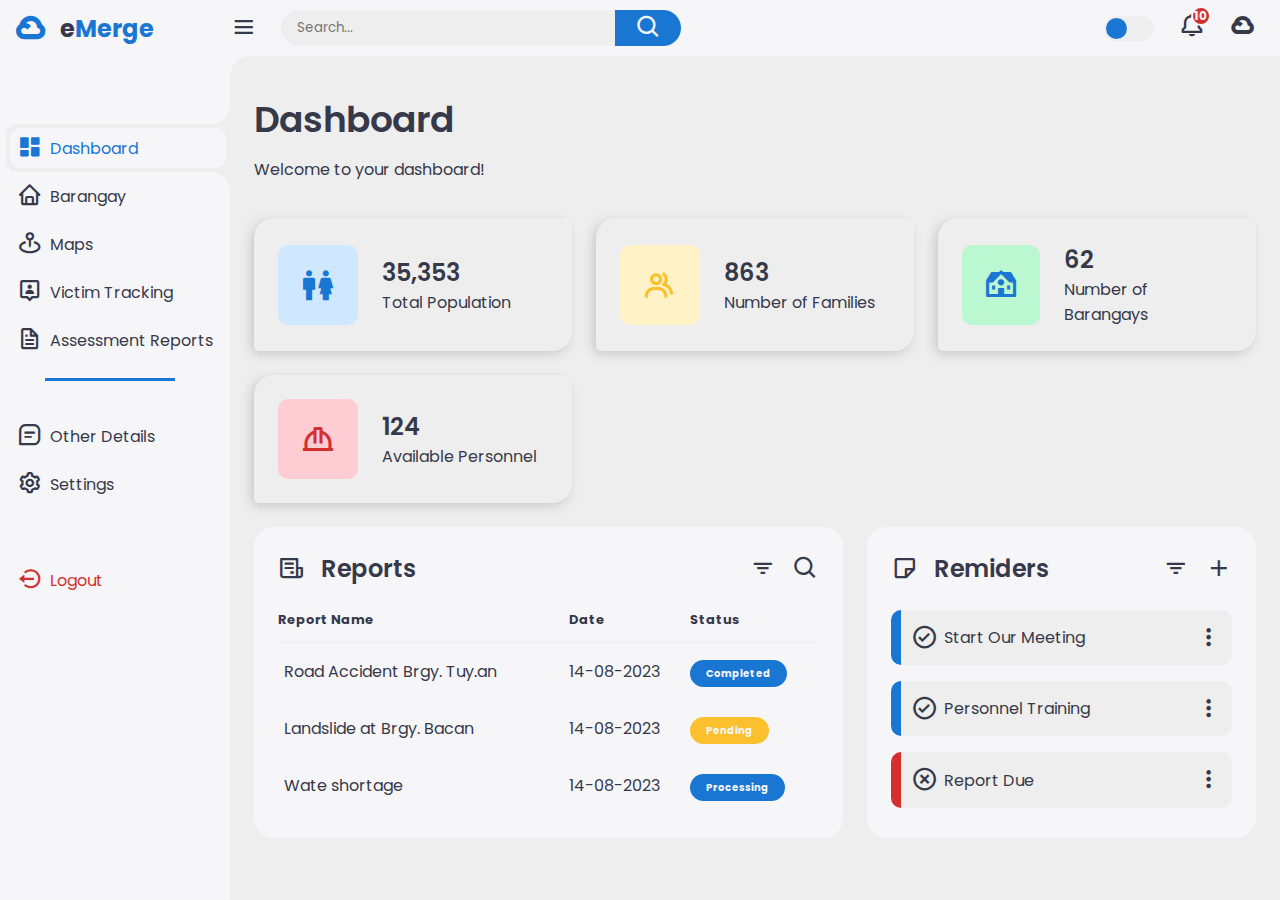
<file: index.html>
<!DOCTYPE html>
<html lang="en">
<head>
    <meta charset="UTF-8">
    <meta name="viewport" content="width=device-width, initial-scale=1.0">
    <link href='https://unpkg.com/boxicons@2.1.4/css/boxicons.min.css' rel='stylesheet'>
    <link rel="icon" type="media-type" href="img/logo.png">
    <link rel="stylesheet" href="css/style.css">
    <title>eMerge Dashboard</title>

</head>
<body>

        <!-- Sidebar -->
        <div class="sidebar">
            <a href="#" class="logo">
                <i class='bx bxl-google-cloud'></i>
                <div class="logo-name"><span>e</span>Merge</div>
            </a>
            <ul class="side-menu">
                <li class="active"><a href="index.html"><i class='bx bxs-dashboard'></i>Dashboard</a></li>
                <li><a href="barangay.html"><i class='bx bx-home'></i>Barangay</a></li>
                <li><a href="#"><i class='bx bx-map-pin'></i>Maps</a></li>
                <li><a href="#"><i class='bx bx-user-pin'></i>Victim Tracking</a></li>
                <li><a href="#"><i class='bx bx-file'></i>Assessment Reports</a></li>
                
                <li class="separator"></li> <!--This will create the line-->
                
                <li><a href="#"><i class='bx bx-message-square-detail' ></i>Other Details</a></li>
                <li><a href="#"><i class='bx bx-cog'></i>Settings</a></li>

            </ul>
            <ul class="side-menu">
                <li>
                    <a href="#" class="logout">
                        <i class='bx bx-log-out-circle'></i>
                        Logout
                    </a>
                </li>
            </ul>
        </div>
        <!-- End of Sidebar -->

        <div class="content">
            <!-- Navbar -->
            <nav>
                <i class='bx bx-menu'></i>
                <form action="#">
                    <div class="form-input">
                        <input type="search" placeholder="Search...">
                        <button class="search-btn" type="submit"><i class='bx bx-search'></i></button>
                    </div>
                </form>
                <input type="checkbox" id="theme-toggle" hidden>
                <label for="theme-toggle" class="theme-toggle"></label>
                <a href="#" class="notif">
                    <i class='bx bx-bell'></i>
                    <span class="count">10</span>
                </a>
                <a href="#" class="profile">
                    <i class='bx bxl-google-cloud'></i>
                </a>
            </nav>
    
            <!-- End of Navbar -->
    
            <main>
                <div class="header">
                    <div class="left">
                        <h1>Dashboard</h1>
                        <ul class="breadcrumb">
                            <li>Welcome to your dashboard!</li>
                        </ul>
                    </div>
    
                </div>
    
                <!-- Insights -->
                <ul class="insights">
                    <li>
                        <i class='bx bx-male-female'></i>
                        <span class="info">
                            <h3>
                                35,353
                            </h3>
                            <p>Total Population</p>
                        </span>
                    </li>
                    <li>
                    <i class='bx bx-group'></i>
                        <span class="info">
                            <h3>
                                863
                            </h3>
                            <p>Number of Families</p>
                        </span>
                    </li>
                    <li>
                    <i class='bx bxs-institution' ></i>
                        <span class="info">
                            <h3>
                                62
                            </h3>
                            <p>Number of Barangays</p>
                        </span>
                    </li>
                    <li>
                        <i class='bx bx-hard-hat' ></i>
                        <span class="info">
                            <h3>
                                124
                            </h3>
                            <p>Available Personnel</p>
                        </span>
                    </li>
                </ul>
                <!-- End of Insights -->
    
                <div class="bottom-data">
                    <div class="orders">
                        <div class="header">
                            <i class='bx bx-receipt'></i>
                            <h3>Reports</h3>
                            <i class='bx bx-filter'></i>
                            <i class='bx bx-search'></i>
                        </div>
                        <table>
                            <thead>
                                <tr>
                                    <th>Report Name</th>
                                    <th>Date</th>
                                    <th>Status</th>
                                </tr>
                            </thead>
                            <tbody>
                                <tr>
                                    <td>
                                        <p>Road Accident Brgy. Tuy.an</p>
                                    </td>
                                    <td>14-08-2023</td>
                                    <td><span class="status completed">Completed</span></td>
                                </tr>
                                <tr>
                                    <td>
                                        <p>Landslide at Brgy. Bacan</p>
                                    </td>
                                    <td>14-08-2023</td>
                                    <td><span class="status pending">Pending</span></td>
                                </tr>
                                <tr>
                                    <td>
                                        <p>Wate shortage</p>
                                    </td>
                                    <td>14-08-2023</td>
                                    <td><span class="status process">Processing</span></td>
                                </tr>
                            </tbody>
                        </table>
                    </div>
    
                    <!-- Reminders -->
                    <div class="reminders">
                        <div class="header">
                            <i class='bx bx-note'></i>
                            <h3>Remiders</h3>
                            <i class='bx bx-filter'></i>
                            <i class='bx bx-plus'></i>
                        </div>
                        <ul class="task-list">
                            <li class="completed">
                                <div class="task-title">
                                    <i class='bx bx-check-circle'></i>
                                    <p>Start Our Meeting</p>
                                </div>
                                <i class='bx bx-dots-vertical-rounded'></i>
                            </li>
                            <li class="completed">
                                <div class="task-title">
                                    <i class='bx bx-check-circle'></i>
                                    <p>Personnel Training</p>
                                </div>
                                <i class='bx bx-dots-vertical-rounded'></i>
                            </li>
                            <li class="not-completed">
                                <div class="task-title">
                                    <i class='bx bx-x-circle'></i>
                                    <p>Report Due</p>
                                </div>
                                <i class='bx bx-dots-vertical-rounded'></i>
                            </li>
                        </ul>
                    </div>
    
                    <!-- End of Reminders-->
    
                </div>
            </main>
        </div>
        <script src="js/index.js"></script>
    
</body>
</html>
</file>
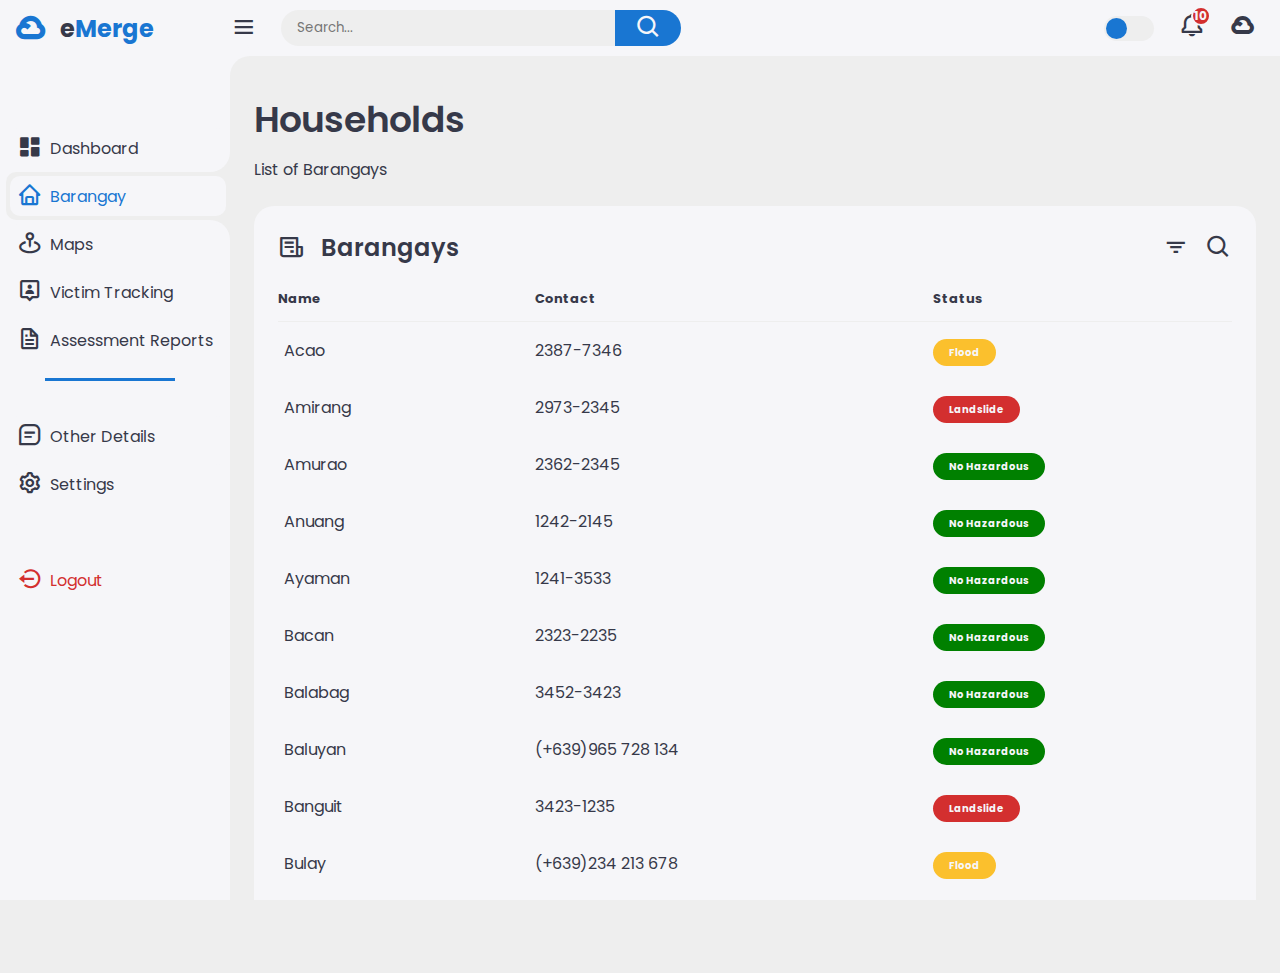
<file: barangay.html>
<!DOCTYPE html>
<html lang="en">
<head>
    <meta charset="UTF-8">
    <meta name="viewport" content="width=device-width, initial-scale=1.0">
    <link href='https://unpkg.com/boxicons@2.1.4/css/boxicons.min.css' rel='stylesheet'>
    <link rel="icon" type="media-type" href="img/logo.png">
    <link rel="stylesheet" href="css/h_style.css">
    <title>eMerge Barangay</title>
</head>
<body>

    <!-- Sidebar -->
    <div class="sidebar">
        <a href="#" class="logo">
            <i class='bx bxl-google-cloud'></i>
            <div class="logo-name"><span>e</span>Merge</div>
        </a>
        <ul class="side-menu">
            <li><a href="index.html"><i class='bx bxs-dashboard'></i>Dashboard</a></li>
            <li class="active"><a href="barangay.html"><i class='bx bx-home'></i>Barangay</a></li>
            <li><a href="#"><i class='bx bx-map-pin'></i>Maps</a></li>
            <li><a href="#"><i class='bx bx-user-pin'></i>Victim Tracking</a></li>
            <li><a href="#"><i class='bx bx-file'></i>Assessment Reports</a></li>
            
            <li class="separator"></li> <!-- This will create the line -->
            
            <li><a href="#"><i class='bx bx-message-square-detail' ></i>Other Details</a></li>
            <li><a href="#"><i class='bx bx-cog'></i>Settings</a></li>

        </ul>
        <ul class="side-menu">
            <li>
                <a href="#" class="logout">
                    <i class='bx bx-log-out-circle'></i>
                    Logout
                </a>
            </li>
        </ul>
    </div>
    <!-- End of Sidebar -->

    <div class="content">
        <!-- Navbar -->
        <nav>
            <i class='bx bx-menu'></i>
            <form action="#">
                <div class="form-input">
                    <input type="search" placeholder="Search...">
                    <button class="search-btn" type="submit"><i class='bx bx-search'></i></button>
                </div>
            </form>
            <input type="checkbox" id="theme-toggle" hidden>
            <label for="theme-toggle" class="theme-toggle"></label>
            <a href="#" class="notif">
                <i class='bx bx-bell'></i>
                <span class="count">10</span>
            </a>
            <a href="#" class="profile">
                <i class='bx bxl-google-cloud'></i>
            </a>
        </nav>

        <!-- End of Navbar -->

        <main>
            <div class="header">
                <div class="left">
                    <h1>Households</h1>
                    <ul class="breadcrumb">
                        <li>List of Barangays</li>
                    </ul>
                </div>

            </div>

            <div class="household-data">
                <div class="orders">
                    <div class="header">
                        <i class='bx bx-receipt'></i>
                        <h3>Barangays</h3>
                        <i class='bx bx-filter'></i>
                        <i class='bx bx-search'></i>
                    </div>
                    <table>
                        <thead>
                            <tr>
                                <th>Name</th>
                                <th>Contact</th>
                                <th>Status</th>
                            </tr>
                        </thead>
                        <tbody>
                            <tr onclick="window.location.href = '#';">
                                <td>
                                   <p>Acao</p>
                                </td>
                                <td>2387-7346</td>
                                <td><span class="status completed">Flood</span></td>
                                </a>
                            </tr>
                            <tr onclick="window.location.href = '#';">
                                <td>
                                    <p>Amirang</p>
                                </td>
                                <td>2973-2345</td>
                                <td><span class="status pending">Landslide</span></td>
                            </tr>
                            <tr onclick="window.location.href = '#';">
                                <td>
                                    <p>Amurao</p>
                                </td>
                                <td>2362-2345</td>
                                <td><span class="status process">No Hazardous</span></td>
                            </tr>
                            <tr onclick="window.location.href = '#';">
                                <td>
                                    <p>Anuang</p>
                                </td>
                                <td>1242-2145</td>
                                <td><span class="status process">No Hazardous</span></td>
                            </tr>
                            <tr onclick="window.location.href = '#';">
                                <td>
                                    <p>Ayaman</p>
                                </td>
                                <td>1241-3533</td>
                                <td><span class="status process">No Hazardous</span></td>
                            </tr>
                            <tr onclick="window.location.href = '#';">
                                <td>
                                    <p>Bacan</p>
                                </td>
                                <td>2323-2235</td>
                                <td><span class="status process">No Hazardous</span></td>
                            </tr>
                            <tr onclick="window.location.href = '#';">
                                <td>
                                    <p>Balabag</p>
                                </td>
                                <td>3452-3423</td>
                                <td><span class="status process">No Hazardous</span></td>
                            </tr>
                            <tr onclick="window.location.href = '#';">
                                <td>
                                    <p>Baluyan</p>
                                </td>
                                <td>(+639)965 728 134</td>
                                <td><span class="status process">No Hazardous</span></td>
                            </tr>
                            <tr onclick="window.location.href = '#';">
                                <td>
                                    <p>Banguit</p>
                                </td>
                                <td>3423-1235</td>
                                <td><span class="status pending">Landslide</span></td>
                            </tr>
                            <tr onclick="window.location.href = '#';">
                                <td>
                                    <p>Bulay</p>
                                </td>
                                <td>(+639)234 213 678</td>
                                <td><span class="status completed">Flood</span></td>
                            </tr>
                            <tr onclick="window.location.href = '#';">
                                <tr>
                                    <td>
                                        <p>Cadoldolan</p>
                                    </td>
                                    <td>(+639)965 234 765</td>
                                    <td><span class="status pending">Landslide</span></td>
                                </tr>
                                <tr>
                        </tbody>
                    </table>
                </div>

            </div>
        </main>
    </div>
    <script src="js/index.js"></script>

</body>
</html>
</file>
<file: css/style.css>
@import url('https://fonts.googleapis.com/css2?family=Bungee+Spice&family=Nabla&family=Poppins:wght@300;400;500;600;700&family=Reem+Kufi+Fun&display=swap');

:root {
    --light: #f6f6f9;
    --primary: #1976D2;
    --light-primary: #CFE8FF;
    --grey: #eee;
    --dark-grey: #AAAAAA;
    --dark: #363949;
    --danger: #D32F2F;
	--light-danger: #FECDD3;
    --warning: #FBC02D;
    --light-warning: #FFF2C6;
    --success: #1976D2;
    --light-success: #BBF7D0;
    --light-blue: #ADD8E6;
}

*{
    margin: 0;
    padding: 0;
    box-sizing: border-box;
    font-family: 'Poppins', sans-serif;
}

.bx{
    font-size: 1.7rem;
}

a{
    text-decoration: none;
}

li{
    list-style: none;
}

html{
    overflow-x: hidden;
}

body.dark{
    --light: #181a1e;
    --grey: #25252c;
    --dark: #fbfbfb
}

body{
    background: var(--grey);
    overflow-x: hidden;
}

.sidebar{
    position: fixed;
    top: 0;
    left: 0;
    background: var(--light);
    width: 230px;
    height: 100%;
    z-index: 2000;
    overflow-x: hidden;
    scrollbar-width: none;
    transition: all 0.3s ease;
}

.sidebar::-webkit-scrollbar{
    display: none;
}

.sidebar.close{
    width: 60px;
}

.sidebar .logo{
    font-size: 24px;
    font-weight: 700;
    height: 56px;
    display: flex;
    align-items: center;
    color: var(--primary);
    z-index: 500;
    padding-bottom: 20px;
    box-sizing: content-box;
}

.sidebar .logo .logo-name span{
    color: var(--dark);
}

.sidebar .logo .bx{
    min-width: 60px;
    display: flex;
    justify-content: center;
    font-size: 2.2rem;
}

.sidebar .side-menu{
    width: 100%;
    margin-top: 48px;
}

.sidebar .side-menu li{
    height: 48px;
    background: transparent;
    margin-left: 6px;
    border-radius: 10px 0 0 10px;
    padding: 4px;
}

.sidebar .side-menu li.active{
    background: var(--grey);
    position: relative;
}

.sidebar .side-menu li.active::before{
    content: "";
    position: absolute;
    width: 40px;
    height: 40px;
    border-radius: 50%;
    top: -40px;
    right: 0;
    box-shadow: 20px 20px 0 var(--grey);
    z-index: -1;
}

.sidebar .side-menu li.separator::after {
    content: "";
    display: inline-block;
    width: 60%;
    height: 3px;
    background: var(--success);
    margin: 10px 35px;
}

.sidebar .side-menu li.active::after{
    content: "";
    position: absolute;
    width: 40px;
    height: 40px;
    border-radius: 50%;
    bottom: -40px;
    right: 0;
    box-shadow: 20px -20px 0 var(--grey);
    z-index: -1;
}

.sidebar .side-menu li a{
    width: 100%;
    height: 100%;
    background: var(--light);
    display: flex;
    align-items: center;
    border-radius: 10px;
    font-size: 16px;
    color: var(--dark);
    white-space: nowrap;
    overflow-x: hidden;
    transition: all 0.3s ease;
}

.sidebar .side-menu li.active a{
    color: var(--success);
}

.sidebar.close .side-menu li a{
    width: calc(48px - (4px * 2));
    transition: all 0.3s ease;
}

.sidebar .side-menu li a .bx{
    min-width: calc(60px - ((4px + 6px) * 2));
    display: flex;
    font-size: 1.6rem;
    justify-content: center;
}

.sidebar .side-menu li a.logout{
    color: var(--danger);
}

.content{
    position: relative;
    width: calc(100% - 230px);
    left: 230px;
    transition: all 0.3s ease;
}

.sidebar.close~.content{
    width: calc(100% - 60px);
    left: 60px;
}

.content nav{
    height: 56px;
    background: var(--light);
    padding: 0 24px 0 0;
    display: flex;
    align-items: center;
    grid-gap: 24px;
    position: sticky;
    top: 0;
    left: 0;
    z-index: 1000;
}

.content nav::before{
    content: "";
    position: absolute;
    width: 40px;
    height: 40px;
    bottom: -40px;
    left: 0;
    border-radius: 50%;
    box-shadow: -20px -20px 0 var(--light);
}

.content nav a{
    color: var(--dark);
}

.content nav .bx.bx-menu{
    cursor: pointer;
    color: var(--dark);
}

.content nav form{
    max-width: 400px;
    width: 100%;
    margin-right: auto;
}

.content nav form .form-input{
    display: flex;
    align-items: center;
    height: 36px;
}

.content nav form .form-input input{
    flex-grow: 1;
    padding: 0 16px;
    height: 100%;
    border: none;
    background: var(--grey);
    border-radius: 36px 0 0 36px;
    outline: none;
    width: 100%;
    color: var(--dark);
}

.content nav form .form-input button{
    width: 80px;
    height: 100%;
    display: flex;
    justify-content: center;
    align-items: center;
    background: var(--primary);
    color: var(--light);
    font-size: 18px;
    border: none;
    outline: none;
    border-radius: 0 36px 36px 0;
    cursor: pointer;
}

.content nav .notif{
    font-size: 20px;
    position: relative;
}

.content nav .notif .count{
    position: absolute;
    top: -6px;
    right: -6px;
    width: 20px;
    height: 20px;
    background: var(--danger);
    border-radius: 50%;
    color: var(--light);
    border: 2px solid var(--light);
    font-weight: 700;
    font-size: 12px;
    display: flex;
    align-items: center;
    justify-content: center;
}

.content nav .profile img{
    width: 36px;
    height: 36px;
    object-fit: cover;
    border-radius: 50%;
}

.content nav .theme-toggle{
    display: block;
    min-width: 50px;
    height: 25px;
    background: var(--grey);
    cursor: pointer;
    position: relative;
    border-radius: 25px;
}

.content nav .theme-toggle::before{
    content: "";
    position: absolute;
    top: 2px;
    left: 2px;
    bottom: 2px;
    width: calc(25px - 4px);
    background: var(--primary);
    border-radius: 50%;
    transition: all 0.3s ease;
}

.content nav #theme-toggle:checked+.theme-toggle::before{
    left: calc(100% - (25px - 4px) - 2px);
}

.content main{
    width: 100%;
    padding: 36px 24px;
    max-height: calc(100vh - 56px);
}

.content main .header{
    display: flex;
    align-items: center;
    justify-content: space-between;
    grid-gap: 16px;
    flex-wrap: wrap;
}

.content main .header .left h1{
    font-size: 36px;
    font-weight: 600;
    margin-bottom: 10px;
    color: var(--dark);
}

.content main .header .left .breadcrumb{
    display: flex;
    align-items: center;
    grid-gap: 16px;
}

.content main .header .left .breadcrumb li{
    color: var(--dark);
}

.content main .header .left .breadcrumb li a{
    color: var(--dark-grey);
    pointer-events: none;
}

.content main .header .left .breadcrumb li a.active{
    color: var(--primary);
    pointer-events: none;
}

.content main .header .report{
    height: 36px;
    padding: 0 16px;
    border-radius: 36px;
    background: var(--primary);
    color: var(--light);
    display: flex;
    align-items: center;
    justify-content: center;
    grid-gap: 10px;
    font-weight: 500;
}

.content main .insights{
    display: grid;
    grid-template-columns: repeat(auto-fit, minmax(240px, 1fr));
    grid-gap: 24px;
    margin-top: 36px;
}

.content main .insights li{
    padding: 24px;
    border-radius: 20px 5px;
    display: flex;
    box-shadow:-2px 2px 12px #bebebe,
    2px -2px 12px #ffffff;
    align-items: center;
    grid-gap: 24px;
    cursor: pointer;
}

.content main .insights li .bx{
    width: 80px;
    height: 80px;
    border-radius: 10px;
    font-size: 36px;
    display: flex;
    align-items: center;
    justify-content: center;
}

.content main .insights li:nth-child(1) .bx{
    background: var(--light-primary);
    color: var(--primary);
}

.content main .insights li:nth-child(2) .bx{
    background: var(--light-warning);
    color: var(--warning);
}

.content main .insights li:nth-child(3) .bx{
    background: var(--light-success);
    color: var(--success);
}

.content main .insights li:nth-child(4) .bx{
    background: var(--light-danger);
    color: var(--danger);
}

.content main .insights li .info h3{
    font-size: 24px;
    font-weight: 600;
    color: var(--dark);
}

.content main .insights li .info p{
    color: var(--dark);
}

.content main .bottom-data{
    display: flex;
    flex-wrap: wrap;
    grid-gap: 24px;
    margin-top: 24px;
    width: 100%;
    color: var(--dark);
}

.content main .bottom-data>div{
    border-radius: 20px;
    background: var(--light);
    padding: 24px;
    overflow-x: auto;
}

.content main .bottom-data .header{
    display: flex;
    align-items: center;
    grid-gap: 16px;
    margin-bottom: 24px;
}

.content main .bottom-data .header h3{
    margin-right: auto;
    font-size: 24px;
    font-weight: 600;
}

.content main .bottom-data .header .bx{
    cursor: pointer;
}

.content main .bottom-data .orders{
    flex-grow: 1;
    flex-basis: 500px;
}

.content main .bottom-data .orders table{
    width: 100%;
    border-collapse: collapse;
}

.content main .bottom-data .orders table th{
    padding-bottom: 12px;
    font-size: 13px;
    text-align: left;
    border-bottom: 1px solid var(--grey);
}

.content main .bottom-data .orders table td{
    padding: 16px 0;
}

.content main .bottom-data .orders table tr td:first-child{
    display: flex;
    align-items: center;
    grid-gap: 12px;
    padding-left: 6px;
}

.content main .bottom-data .orders table td img{
    width: 36px;
    height: 36px;
    border-radius: 50%;
    object-fit: cover;
}

.content main .bottom-data .orders table tbody tr{
    cursor: pointer;
    transition: all 0.3s ease;
}

.content main .bottom-data .orders table tbody tr:hover{
    background: var(--grey);
}

.content main .bottom-data .orders table tr td .status{
    font-size: 10px;
    padding: 6px 16px;
    color: var(--light);
    border-radius: 20px;
    font-weight: 700;
}

.content main .bottom-data .orders table tr td .status.completed{
    background: var(--success);
}

.content main .bottom-data .orders table tr td .status.process{
    background: var(--primary);
}

.content main .bottom-data .orders table tr td .status.pending{
    background: var(--warning);
}

.content main .bottom-data .reminders{
    flex-grow: 1;
    flex-basis: 300px;
}

.content main .bottom-data .reminders .task-list{
    width: 100%;
}

.content main .bottom-data .reminders .task-list li{
    width: 100%;
    margin-bottom: 16px;
    background: var(--grey);
    padding: 14px 10px;
    border-radius: 10px;
    display: flex;
    align-items: center;
    justify-content: space-between;
}

.content main .bottom-data .reminders .task-list li .task-title{
    display: flex;
    align-items: center;
}

.content main .bottom-data .reminders .task-list li .task-title p{
    margin-left: 6px;
}

.content main .bottom-data .reminders .task-list li .bx{
  cursor: pointer;  
}

.content main .bottom-data .reminders .task-list li.completed{
    border-left: 10px solid var(--success);
}

.content main .bottom-data .reminders .task-list li.not-completed{
    border-left: 10px solid var(--danger);
}

.content main .bottom-data .reminders .task-list li:last-child{
   margin-bottom: 0;
}

@media screen and (max-width: 768px) {
    .sidebar{
        width: 200px;
    }

    .content{
        width: calc(100% - 60px);
        left: 200px;
    }

}

@media screen and (max-width: 576px) {
    
    .content nav form .form-input input{
        display: none;
    }

    .content nav form .form-input button{
        width: auto;
        height: auto;
        background: transparent;
        color: var(--dark);
        border-radius: none;
    }

    .content nav form.show .form-input input{
        display: block;
        width: 100%;
    }

    .content nav form.show .form-input button{
        width: 36px;
        height: 100%;
        color: var(--light);
        background: var(--danger);
        border-radius: 0 36px 36px 0;
    }

    .content nav form.show~.notif, .content nav form.show~.profile{
        display: none;
    }

    .content main .insights {
        grid-template-columns: 1fr;
    }

    .content main .bottom-data .header{
        min-width: 340px;
    }

    .content main .bottom-data .orders table{
        min-width: 340px;
    }

    .content main .bottom-data .reminders .task-list{
        min-width: 340px;
    }

}
</file>
<file: css/h_style.css>
@import url('https://fonts.googleapis.com/css2?family=Bungee+Spice&family=Nabla&family=Poppins:wght@300;400;500;600;700&family=Reem+Kufi+Fun&display=swap');


:root {
    --light: #f6f6f9;
    --green: #008000;
    --primary: #1976D2;
    --light-primary: #CFE8FF;
    --grey: #eee;
    --dark-grey: #AAAAAA;
    --dark: #363949;
    --danger: #D32F2F;
	--light-danger: #FECDD3;
    --warning: #FBC02D;
    --light-warning: #FFF2C6;
    --success: #1976D2;
    --light-success: #BBF7D0;
    --light-blue: #ADD8E6;
}

*{
    margin: 0;
    padding: 0;
    box-sizing: border-box;
    font-family: 'Poppins', sans-serif;
}

.bx{
    font-size: 1.7rem;
}

a{
    text-decoration: none;
}

li{
    list-style: none;
}

html{
    overflow-x: hidden;
}

body.dark{
    --light: #181a1e;
    --grey: #25252c;
    --dark: #fbfbfb
}

body{
    background: var(--grey);
    overflow-x: hidden;
}

.sidebar{
    position: fixed;
    top: 0;
    left: 0;
    background: var(--light);
    width: 230px;
    height: 100%;
    z-index: 2000;
    overflow-x: hidden;
    scrollbar-width: none;
    transition: all 0.3s ease;
}

.sidebar::-webkit-scrollbar{
    display: none;
}

.sidebar.close{
    width: 60px;
}

.sidebar .logo{
    font-size: 24px;
    font-weight: 700;
    height: 56px;
    display: flex;
    align-items: center;
    color: var(--primary);
    z-index: 500;
    padding-bottom: 20px;
    box-sizing: content-box;
}

.sidebar .logo .logo-name span{
    color: var(--dark);
}

.sidebar .logo .bx{
    min-width: 60px;
    display: flex;
    justify-content: center;
    font-size: 2.2rem;
}

.sidebar .side-menu{
    width: 100%;
    margin-top: 48px;
}

.sidebar .side-menu li{
    height: 48px;
    background: transparent;
    margin-left: 6px;
    border-radius: 10px 0 0 10px;
    padding: 4px;
}

.sidebar .side-menu li.active{
    background: var(--grey);
    position: relative;
}

.sidebar .side-menu li.active::before{
    content: "";
    position: absolute;
    width: 40px;
    height: 40px;
    border-radius: 50%;
    top: -40px;
    right: 0;
    box-shadow: 20px 20px 0 var(--grey);
    z-index: -1;
}

.sidebar .side-menu li.active::after{
    content: "";
    position: absolute;
    width: 40px;
    height: 40px;
    border-radius: 50%;
    bottom: -40px;
    right: 0;
    box-shadow: 20px -20px 0 var(--grey);
    z-index: -1;
}

.sidebar .side-menu li.separator::after {
    content: "";
    display: inline-block;
    width: 60%;
    height: 3px;
    background: var(--success);
    margin: 10px 35px;
}

.sidebar .side-menu li a{
    width: 100%;
    height: 100%;
    background: var(--light);
    display: flex;
    align-items: center;
    border-radius: 10px;
    font-size: 16px;
    color: var(--dark);
    white-space: nowrap;
    overflow-x: hidden;
    transition: all 0.3s ease;
}

.sidebar .side-menu li.active a{
    color: var(--success);
}

.sidebar.close .side-menu li a{
    width: calc(48px - (4px * 2));
    transition: all 0.3s ease;
}

.sidebar .side-menu li a .bx{
    min-width: calc(60px - ((4px + 6px) * 2));
    display: flex;
    font-size: 1.6rem;
    justify-content: center;
}

.sidebar .side-menu li a.logout{
    color: var(--danger);
}


.content{
    position: relative;
    width: calc(100% - 230px);
    left: 230px;
    transition: all 0.3s ease;
}

.sidebar.close~.content{
    width: calc(100% - 60px);
    left: 60px;
}

.content nav{ 
    height: 56px;
    background: var(--light);
    padding: 0 24px 0 0;
    display: flex;
    align-items: center;
    grid-gap: 24px;
    position: sticky;
    top: 0;
    left: 0;
    z-index: 1000;
}

.content nav::before{
    content: "";
    position: absolute;
    width: 40px;
    height: 40px;
    bottom: -40px;
    left: 0;
    border-radius: 50%;
    box-shadow: -20px -20px 0 var(--light);
}

.content nav a{
    color: var(--dark);
}

.content nav .bx.bx-menu{
    cursor: pointer;
    color: var(--dark);
}

.content nav form{
    max-width: 400px;
    width: 100%;
    margin-right: auto;
}

.content nav form .form-input{
    display: flex;
    align-items: center;
    height: 36px;
}

.content nav form .form-input input{
    flex-grow: 1;
    padding: 0 16px;
    height: 100%;
    border: none;
    background: var(--grey);
    border-radius: 36px 0 0 36px;
    outline: none;
    width: 100%;
    color: var(--dark);
}

.content nav form .form-input button{
    width: 80px;
    height: 100%;
    display: flex;
    justify-content: center;
    align-items: center;
    background: var(--primary);
    color: var(--light);
    font-size: 18px;
    border: none;
    outline: none;
    border-radius: 0 36px 36px 0;
    cursor: pointer;
}

.content nav .notif{
    font-size: 20px;
    position: relative;
}

.content nav .notif .count{
    position: absolute;
    top: -6px;
    right: -6px;
    width: 20px;
    height: 20px;
    background: var(--danger);
    border-radius: 50%;
    color: var(--light);
    border: 2px solid var(--light);
    font-weight: 700;
    font-size: 12px;
    display: flex;
    align-items: center;
    justify-content: center;
}

.content nav .profile img{
    width: 36px;
    height: 36px;
    object-fit: cover;
    border-radius: 50%;
}

.content nav .theme-toggle{
    display: block;
    min-width: 50px;
    height: 25px;
    background: var(--grey);
    cursor: pointer;
    position: relative;
    border-radius: 25px;
}

.content nav .theme-toggle::before{
    content: "";
    position: absolute;
    top: 2px;
    left: 2px;
    bottom: 2px;
    width: calc(25px - 4px);
    background: var(--primary);
    border-radius: 50%;
    transition: all 0.3s ease;
}

.content nav #theme-toggle:checked+.theme-toggle::before{
    left: calc(100% - (25px - 4px) - 2px);
}

.content main{
    width: 100%;
    padding: 36px 24px;
    max-height: calc(100vh - 56px);
}

.content main .header{
    display: flex;
    align-items: center;
    justify-content: space-between;
    grid-gap: 16px;
    flex-wrap: wrap;
}

.content main .header .left h1{
    font-size: 36px;
    font-weight: 600;
    margin-bottom: 10px;
    color: var(--dark);
}

.content main .header .left .breadcrumb{
    display: flex;
    align-items: center;
    grid-gap: 16px;
}

.content main .header .left .breadcrumb li{
    color: var(--dark);
}

.content main .header .left .breadcrumb li a{
    color: var(--dark-grey);
    pointer-events: none;
}

.content main .header .left .breadcrumb li a.active{
    color: var(--primary);
    pointer-events: none;
}

.content main .header .report{
    height: 36px;
    padding: 0 16px;
    border-radius: 36px;
    background: var(--primary);
    color: var(--light);
    display: flex;
    align-items: center;
    justify-content: center;
    grid-gap: 10px;
    font-weight: 500;
}

.content main .insights{
    display: grid;
    grid-template-columns: repeat(auto-fit, minmax(240px, 1fr));
    grid-gap: 24px;
    margin-top: 36px;
}

.content main .insights li{
    padding: 24px;
    background: var(--light);
    border-radius: 20px;
    display: flex;
    align-items: center;
    grid-gap: 24px;
    cursor: pointer;
}

.content main .insights li .bx{
    width: 80px;
    height: 80px;
    border-radius: 10px;
    font-size: 36px;
    display: flex;
    align-items: center;
    justify-content: center;
}

.content main .insights li:nth-child(1) .bx{
    background: var(--light-primary);
    color: var(--primary);
}

.content main .insights li:nth-child(2) .bx{
    background: var(--light-warning);
    color: var(--warning);
}

.content main .insights li:nth-child(3) .bx{
    background: var(--light-success);
    color: var(--success);
}

.content main .insights li:nth-child(4) .bx{
    background: var(--light-danger);
    color: var(--danger);
}

.content main .insights li .info h3{
    font-size: 24px;
    font-weight: 600;
    color: var(--dark);
}

.content main .insights li .info p{
    color: var(--dark);
}

.content main .household-data{
    display: flex;
    flex-wrap: wrap;
    grid-gap: 24px;
    margin-top: 24px;
    width: 100%;
    color: var(--dark);
}

.content main .household-data>div{
    border-radius: 20px;
    background: var(--light);
    padding: 24px;
    overflow-x: auto;
}

.content main .household-data .header{
    display: flex;
    align-items: center;
    grid-gap: 16px;
    margin-bottom: 24px;
}

.content main .household-data .header h3{
    margin-right: auto;
    font-size: 24px;
    font-weight: 600;
}

.content main .household-data .header .bx{
    cursor: pointer;
}

.content main .household-data .orders{
    flex-grow: 1;
    flex-basis: 500px;
}

.content main .household-data .orders table{
    width: 100%;
    border-collapse: collapse;
}

.content main .household-data .orders table th{
    padding-bottom: 12px;
    font-size: 13px;
    text-align: left;
    border-bottom: 1px solid var(--grey);
}

.content main .household-data .orders table td{
    padding: 16px 0;
}

.content main .household-data .orders table tr td:first-child{
    display: flex;
    align-items: center;
    grid-gap: 12px;
    padding-left: 6px;
}

.content main .household-data .orders table td img{
    width: 36px;
    height: 36px;
    border-radius: 50%;
    object-fit: cover;
}

.content main .household-data .orders table tbody tr{
    cursor: pointer;
    transition: all 0.3s ease;
}

.content main .household-data .orders table tbody tr:hover{
    background: var(--grey);
}

.content main .household-data .orders table tr td .status{
    font-size: 10px;
    padding: 6px 16px;
    color: var(--light);
    border-radius: 20px;
    font-weight: 700;
}

.content main .household-data .orders table tr td .status.completed{
    background: var(--warning);
}

.content main .household-data .orders table tr td .status.process{
    background: var(--green);
}

.content main .household-data .orders table tr td .status.pending{
    background: var(--danger);
}

.content main .bottom-data .reminders .task-list li .task-title{
    display: flex;
    align-items: center;
}

.content main .bottom-data .reminders .task-list li .task-title p{
    margin-left: 6px;
}

.content main .bottom-data .reminders .task-list li .bx{
  cursor: pointer;  
}

.content main .bottom-data .reminders .task-list li.completed{
    border-left: 10px solid var(--success);
}

.content main .bottom-data .reminders .task-list li.not-completed{
    border-left: 10px solid var(--danger);
}

.content main .bottom-data .reminders .task-list li:last-child{
   margin-bottom: 0;
}

@media screen and (max-width: 768px) {
    .sidebar{
        width: 200px;
    }

    .content{
        width: calc(100% - 60px);
        left: 200px;
    }

}

@media screen and (max-width: 576px) {
    
    .content nav form .form-input input{
        display: none;
    }

    .content nav form .form-input button{
        width: auto;
        height: auto;
        background: transparent;
        color: var(--dark);
        border-radius: none;
    }

    .content nav form.show .form-input input{
        display: block;
        width: 100%;
    }

    .content nav form.show .form-input button{
        width: 36px;
        height: 100%;
        color: var(--light);
        background: var(--danger);
        border-radius: 0 36px 36px 0;
    }

    .content nav form.show~.notif, .content nav form.show~.profile{
        display: none;
    }

    .content main .insights {
        grid-template-columns: 1fr;
    }

    .content main .bottom-data .header{
        min-width: 340px;
    }

    .content main .bottom-data .orders table{
        min-width: 340px;
    }

    .content main .bottom-data .reminders .task-list{
        min-width: 340px;
    }

}
</file>
